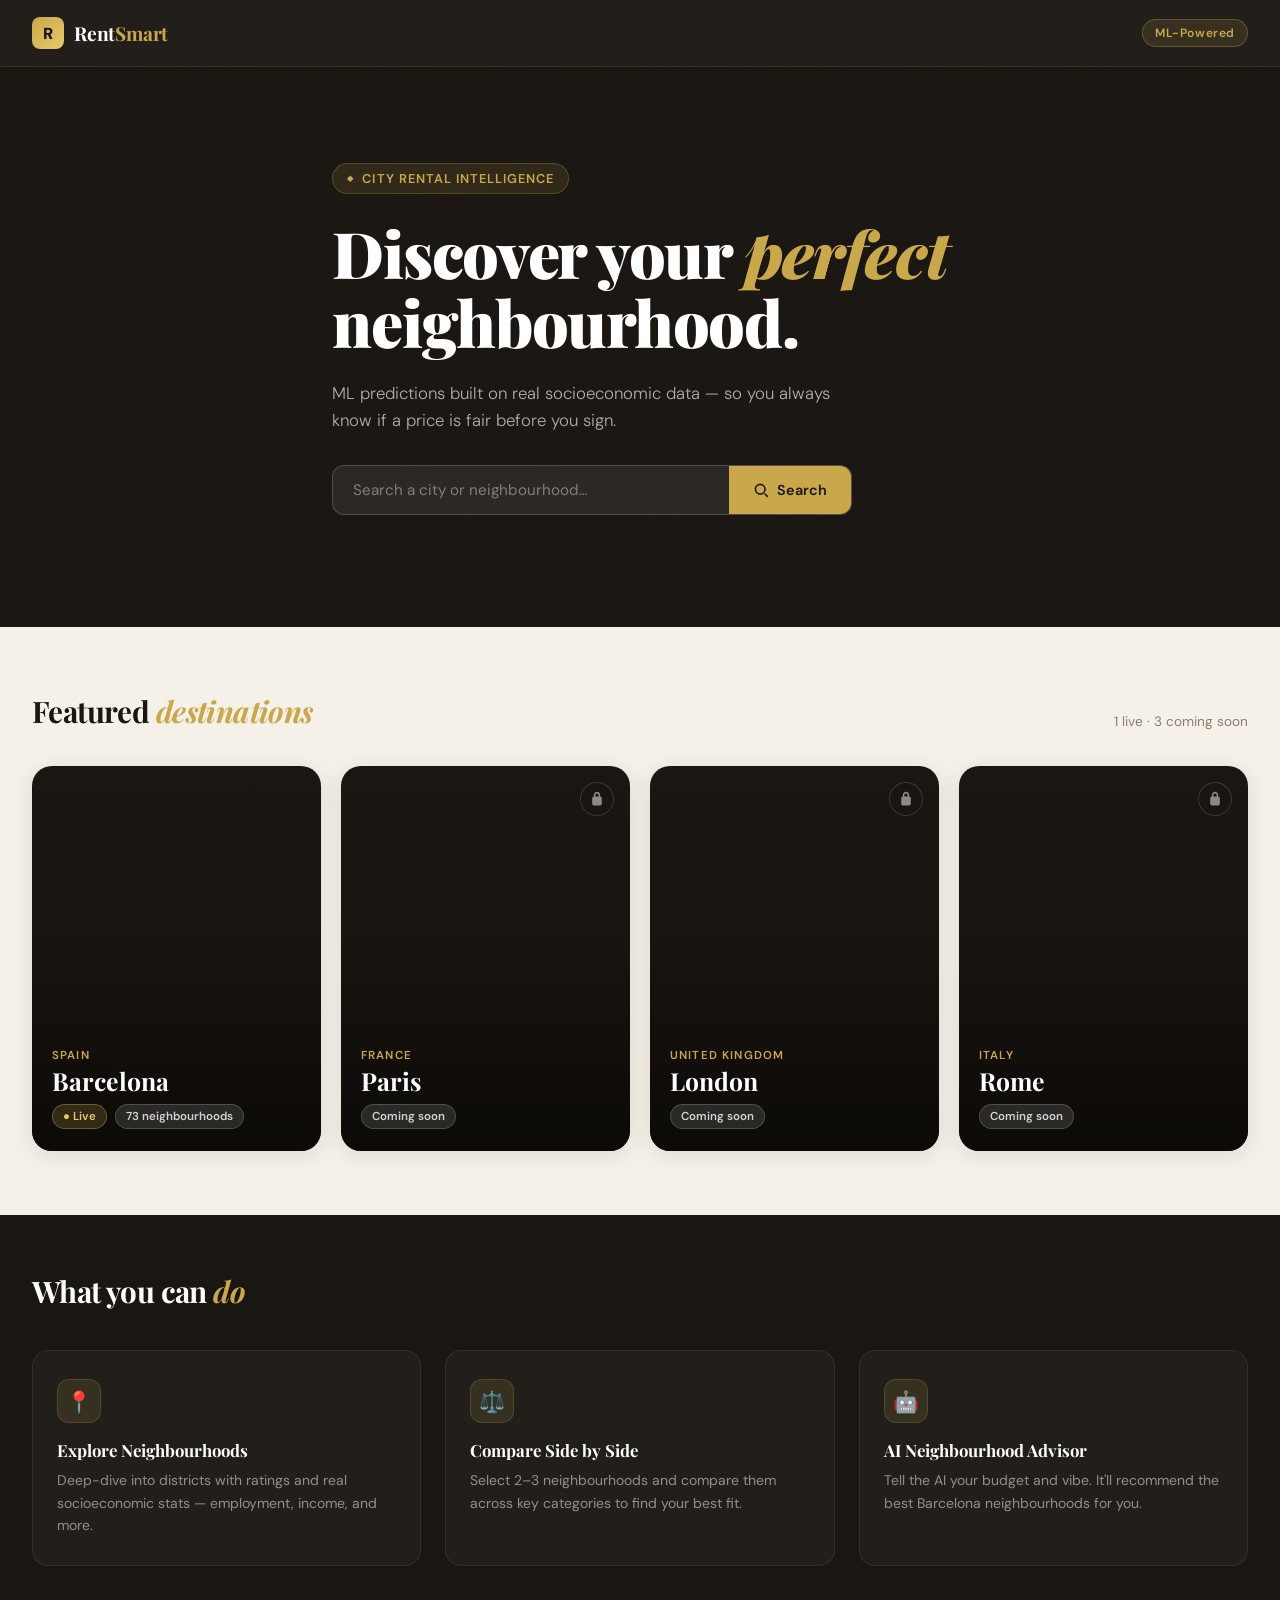
<file: templates/index.html>
<!DOCTYPE html>
<html lang="en">
<head>
  <meta charset="UTF-8">
  <meta name="viewport" content="width=device-width, initial-scale=1.0">
  <title>RentSmart — City Rental Intelligence</title>
  <link rel="preconnect" href="https://fonts.googleapis.com">
  <link rel="preconnect" href="https://fonts.gstatic.com" crossorigin>
  <link href="https://fonts.googleapis.com/css2?family=Playfair+Display:ital,wght@0,700;0,900;1,700&family=DM+Sans:wght@300;400;500;600&display=swap" rel="stylesheet">
  <link rel="stylesheet" href="/static/style.css">
</head>
<body>

  <!-- NAVBAR -->
  <nav class="navbar">
    <div class="nav-inner">
      <a class="nav-brand" href="/">
        <div class="brand-gem">R</div>
        <span class="brand-name">Rent<span>Smart</span></span>
      </a>
      <div class="nav-badge">ML-Powered</div>
    </div>
  </nav>

  <!-- HERO -->
  <section class="hero">
    <div class="hero-bg"></div>
    <div class="hero-grain"></div>
    <div class="hero-inner">
      <div class="hero-eyebrow">City Rental Intelligence</div>
      <h1 class="hero-title">Discover your <em>perfect</em><br>neighbourhood.</h1>
      <p class="hero-sub">ML predictions built on real socioeconomic data — so you always know if a price is fair before you sign.</p>
      <div class="hero-search-wrap">
        <div class="hero-search">
          <input type="text" placeholder="Search a city or neighbourhood…" id="hero-search-input" onkeydown="heroSearch(event)">
          <button onclick="heroSearchBtn()">
            <svg width="16" height="16" viewBox="0 0 20 20" fill="none"><circle cx="9" cy="9" r="6" stroke="currentColor" stroke-width="2"/><path d="M15 15l3 3" stroke="currentColor" stroke-width="2" stroke-linecap="round"/></svg>
            Search
          </button>
        </div>
        <div class="city-tooltip" id="search-tooltip">Unfortunately hat city isn't available yet</div>
      </div>

    </div>
  </section>

  <!-- CITY GRID -->
  <div class="section">
    <div class="section-header">
      <h2 class="section-title">Featured <span>destinations</span></h2>
      <span class="section-note">1 live · 3 coming soon</span>
    </div>
    <div class="city-grid">

      <!-- Barcelona — LIVE -->
      <a class="city-card" href="/barcelona">
        <div class="city-card-img" style="background-image:url('https://images.unsplash.com/photo-1583422409516-2895a77efded?w=800&q=80')"></div>
        <div class="city-card-overlay"></div>
        <div class="city-card-body">
          <div class="city-card-country">Spain</div>
          <div class="city-card-name">Barcelona</div>
          <div class="city-card-meta">
            <span class="city-pill live">● Live</span>
            <span class="city-pill">73 neighbourhoods</span>
          </div>
        </div>
        <div class="city-card-cta"><div class="cta-btn">Explore →</div></div>
      </a>

      <!-- Paris -->
      <div class="city-card-wrap">
        <div class="city-card locked" onclick="showComingSoon(this.parentElement)">
          <div class="city-card-img" style="background-image:url('https://images.unsplash.com/photo-1502602898657-3e91760cbb34?w=800&q=80')"></div>
          <div class="city-card-overlay"></div>
          <div class="city-card-body">
            <div class="city-card-country">France</div>
            <div class="city-card-name">Paris</div>
            <div class="city-card-meta"><span class="city-pill">Coming soon</span></div>
          </div>
          <div class="city-card-lock">
            <img src="/static/images/lock-solid-full.svg">
          </div>
        </div>
        <div class="city-tooltip">Coming soon, not available yet</div>
      </div>

      <!-- London -->
      <div class="city-card-wrap">
        <div class="city-card locked" onclick="showComingSoon(this.parentElement)">
          <div class="city-card-img" style="background-image:url('https://images.unsplash.com/photo-1513635269975-59663e0ac1ad?w=800&q=80')"></div>
          <div class="city-card-overlay"></div>
          <div class="city-card-body">
            <div class="city-card-country">United Kingdom</div>
            <div class="city-card-name">London</div>
            <div class="city-card-meta"><span class="city-pill">Coming soon</span></div>
          </div>
          <div class="city-card-lock">
            <img src="/static/images/lock-solid-full.svg">
          </div>
        </div>
        <div class="city-tooltip">Coming soon, not available yet</div>
      </div>

      <!-- Rome -->
      <div class="city-card-wrap">
        <div class="city-card locked" onclick="showComingSoon(this.parentElement)">
          <div class="city-card-img" style="background-image:url('https://images.unsplash.com/photo-1552832230-c0197dd311b5?w=800&q=80')"></div>
          <div class="city-card-overlay"></div>
          <div class="city-card-body">
            <div class="city-card-country">Italy</div>
            <div class="city-card-name">Rome</div>
            <div class="city-card-meta"><span class="city-pill">Coming soon</span></div>
          </div>
          <div class="city-card-lock">
            <img src="/static/images/lock-solid-full.svg">
          </div>
        </div>
        <div class="city-tooltip">Coming soon, not available yet</div>
      </div>

    </div>
  </div>

  <!-- FEATURES STRIP -->
  <div class="features-strip">
    <div class="features-inner">
      <h2 class="section-title">What you can <span>do</span></h2>
      <div class="features-grid">
        <div class="feature-card">
          <div class="feature-icon">📍</div>
          <div class="feature-title">Explore Neighbourhoods</div>
          <p class="feature-desc">Deep-dive into districts with ratings and real socioeconomic stats — employment, income, and more.</p>
        </div>
        <div class="feature-card">
          <div class="feature-icon">⚖️</div>
          <div class="feature-title">Compare Side by Side</div>
          <p class="feature-desc">Select 2–3 neighbourhoods and compare them across key categories to find your best fit.</p>
        </div>
        <div class="feature-card">
          <div class="feature-icon">🤖</div>
          <div class="feature-title">AI Neighbourhood Advisor</div>
          <p class="feature-desc">Tell the AI your budget and vibe. It'll recommend the best Barcelona neighbourhoods for you.</p>
        </div>
      </div>
    </div>
  </div>

  <footer></footer>

  <script src="/static/script.js"></script>
</body>
</html>
</file>
<file: static/style.css>
/* ── VARIABLES ─────────────────────────────────────────── */
    :root {
      --cream:    #f5f0e8;
      --ink:      #1a1612;
      --ink-2:    #2e2820;
      --gold:     #c9a84c;
      --gold-2:   #e8c96a;
      --rust:     #c0432a;
      --muted:    #8a7e72;
      --panel:    #ffffff;
      --border:   rgba(26,22,18,0.10);
      --shadow:   0 4px 24px rgba(26,22,18,0.10);
      --shadow-lg:0 16px 64px rgba(26,22,18,0.18);
      --r:        16px;
      --r-sm:     10px;

      --hot-bg:   #fef2f2; --hot:   #dc2626;
      --cool-bg:  #eff6ff; --cool:  #2563eb;
      --neu-bg:   #f0fdf4; --neu:   #16a34a;
    }

    *, *::before, *::after { box-sizing: border-box; margin: 0; padding: 0; }
    html { scroll-behavior: smooth; }

    body {
      font-family: 'DM Sans', -apple-system, sans-serif;
      background: var(--cream);
      color: var(--ink);
      min-height: 100vh;
      overflow-x: hidden;
    }

    /* ── PAGES ─────────────────────────────────────────────── */
    .page { display: none; min-height: 100vh; }
    .page.active { display: block; }

    /* ── NAVBAR ────────────────────────────────────────────── */
    .navbar {
      position: sticky; top: 0; z-index: 300;
      background: rgba(26,22,18,0.96);
      backdrop-filter: blur(12px);
      border-bottom: 1px solid rgba(201,168,76,0.15);
    }
    .nav-inner {
      max-width: 1320px; margin: 0 auto;
      padding: 0 32px; height: 66px;
      display: flex; align-items: center; justify-content: space-between;
    }
    .nav-brand {
      display: flex; align-items: center; gap: 10px;
      text-decoration: none; cursor: pointer;
    }
    .brand-gem {
      width: 32px; height: 32px;
      background: linear-gradient(135deg, var(--gold), var(--gold-2));
      border-radius: 8px;
      display: flex; align-items: center; justify-content: center;
      font-size: 1rem; font-weight: 900; color: var(--ink);
    }
    .brand-name {
      font-family: 'Playfair Display', serif;
      font-size: 1.2rem; font-weight: 700;
      color: #fff; letter-spacing: -0.01em;
    }
    .brand-name span { color: var(--gold); }
    .nav-links { display: flex; gap: 8px; }
    .nav-link {
      padding: 7px 16px; border-radius: 8px;
      font-size: 0.875rem; font-weight: 500; color: rgba(255,255,255,0.7);
      cursor: pointer; border: none; background: none;
      transition: all 0.2s; font-family: 'DM Sans', sans-serif;
    }
    .nav-link:hover { color: #fff; background: rgba(255,255,255,0.08); }
    .nav-link.active { color: var(--gold); }
    .nav-badge {
      padding: 5px 12px;
      background: rgba(201,168,76,0.12);
      border: 1px solid rgba(201,168,76,0.3);
      border-radius: 20px; font-size: 0.75rem;
      font-weight: 600; color: var(--gold); letter-spacing: 0.05em;
    }

    /* ══════════════════════════════════════════════════════════
       LANDING PAGE
    ══════════════════════════════════════════════════════════ */

    /* ── HERO ──────────────────────────────────────────────── */
    .hero {
      position: relative; overflow: hidden;
      background: var(--ink);
      min-height: 560px;
      display: flex; align-items: center;
    }
    .hero-bg {
      position: absolute; inset: 0;
      background: 
        linear-gradient(135deg, rgba(26,22,18,0.92) 0%, rgba(26,22,18,0.6) 60%, rgba(26,22,18,0.85) 100%),
        url('https://images.unsplash.com/photo-1467269204594-9661b134dd2b?w=1600&q=80') center/cover no-repeat;
      filter: saturate(1.1);
    }
    .hero-grain {
      position: absolute; inset: 0;
      background-image: url("data:image/svg+xml,%3Csvg viewBox='0 0 256 256' xmlns='http://www.w3.org/2000/svg'%3E%3Cfilter id='n'%3E%3CfeTurbulence type='fractalNoise' baseFrequency='0.9' numOctaves='4' stitchTiles='stitch'/%3E%3C/filter%3E%3Crect width='100%25' height='100%25' filter='url(%23n)' opacity='0.03'/%3E%3C/svg%3E");
      opacity: 0.4;
    }
    .hero-inner {
      position: relative; z-index: 2;
      max-width: 1320px; margin: 0 auto;
      padding: 80px 32px 96px;
      display: flex; flex-direction: column; gap: 24px;
    }
    .hero-eyebrow {
      display: inline-flex; align-items: center; gap: 8px;
      padding: 6px 14px; border-radius: 20px;
      background: rgba(201,168,76,0.12);
      border: 1px solid rgba(201,168,76,0.25);
      font-size: 0.8rem; font-weight: 600;
      color: var(--gold); letter-spacing: 0.08em; text-transform: uppercase;
      width: fit-content;
    }
    .hero-eyebrow::before { content: '◆'; font-size: 0.5rem; }
    .hero-title {
      font-family: 'Playfair Display', serif;
      font-size: clamp(2.6rem, 5vw, 4rem);
      font-weight: 900; line-height: 1.08;
      color: #fff; letter-spacing: -0.02em;
      max-width: 680px;
    }
    .hero-title em {
      font-style: italic; color: var(--gold);
    }
    .hero-sub {
      font-size: 1.05rem; color: rgba(255,255,255,0.65);
      max-width: 500px; line-height: 1.6; font-weight: 300;
    }
    .hero-search-wrap { position: relative; display: inline-flex; flex-direction: column; max-width: 520px; width: 100%; }
    .hero-search {
      display: flex; gap: 0; max-width: 520px; margin-top: 8px;
      background: rgba(255,255,255,0.08);
      border: 1px solid rgba(255,255,255,0.18);
      border-radius: 12px; overflow: hidden;
      backdrop-filter: blur(8px);
      transition: border-color 0.2s, box-shadow 0.2s;
    }
    .hero-search:focus-within {
      border-color: rgba(201,168,76,0.5);
      box-shadow: 0 0 0 3px rgba(201,168,76,0.12);
    }
    .hero-search input {
      flex: 1; padding: 14px 20px;
      background: none; border: none; outline: none;
      font-family: 'DM Sans', sans-serif; font-size: 0.95rem;
      color: #fff; font-weight: 400;
    }
    .hero-search input::placeholder { color: rgba(255,255,255,0.4); }
    .hero-search button {
      padding: 14px 24px;
      background: var(--gold); border: none; cursor: pointer;
      font-family: 'DM Sans', sans-serif; font-size: 0.9rem;
      font-weight: 600; color: var(--ink);
      display: flex; align-items: center; gap: 8px;
      transition: background 0.2s;
    }
    .hero-search button:hover { background: var(--gold-2); }
    .hero-stats {
      display: flex; gap: 32px; margin-top: 12px;
    }
    .hero-stat { display: flex; flex-direction: column; gap: 2px; }
    .hero-stat-num {
      font-family: 'Playfair Display', serif;
      font-size: 1.5rem; font-weight: 700; color: #fff;
    }
    .hero-stat-label { font-size: 0.78rem; color: rgba(255,255,255,0.45); letter-spacing: 0.04em; text-transform: uppercase; }

    /* ── CITY GRID ─────────────────────────────────────────── */
    .section { max-width: 1320px; margin: 0 auto; padding: 64px 32px; }
    .section-header {
      display: flex; align-items: flex-end; justify-content: space-between;
      margin-bottom: 36px;
    }
    .section-title {
      font-family: 'Playfair Display', serif;
      font-size: 1.85rem; font-weight: 700;
      color: var(--ink); letter-spacing: -0.02em;
    }
    .section-title span { color: var(--gold); font-style: italic; }
    .section-note { font-size: 0.85rem; color: var(--muted); }

    .city-grid {
      display: grid;
      grid-template-columns: repeat(4, 1fr);
      gap: 20px;
    }

    .city-card {
      position: relative; border-radius: 20px; overflow: hidden;
      aspect-ratio: 3/4; cursor: pointer;
      background: var(--ink);
      box-shadow: var(--shadow);
      transition: transform 0.35s cubic-bezier(.22,1,.36,1), box-shadow 0.35s;
    }
    .city-card:hover { transform: translateY(-6px) scale(1.01); box-shadow: var(--shadow-lg); }
    .city-card.locked { cursor: pointer; }
    .city-card.locked:hover { transform: none; box-shadow: var(--shadow); }

    .city-card-wrap { position: relative; }
    .city-card-wrap .city-tooltip,
    .hero-search-wrap .city-tooltip,
    .select-tooltip-wrap .city-tooltip {
      position: absolute;
      bottom: calc(100% + 10px);
      left: 50%;
      transform: translateX(-50%) translateY(4px);
      background: rgba(26,22,18,0.95); color: #fff;
      padding: 8px 14px; border-radius: 8px;
      font-size: 0.8rem; font-weight: 500; white-space: nowrap;
      pointer-events: none; opacity: 0; z-index: 50;
      border: 1px solid rgba(255,255,255,0.15);
      transition: opacity 0.2s, transform 0.2s;
    }
    .city-card-wrap .city-tooltip::after,
    .hero-search-wrap .city-tooltip::after,
    .select-tooltip-wrap .city-tooltip::after {
      content: ''; position: absolute; top: 100%; left: 50%; transform: translateX(-50%);
      border: 5px solid transparent; border-top-color: rgba(26,22,18,0.95);
    }
    .city-card-wrap .city-tooltip.visible,
    .hero-search-wrap .city-tooltip.visible,
    .select-tooltip-wrap .city-tooltip.visible {
      opacity: 1; transform: translateX(-50%) translateY(0);
    }
    .select-tooltip-wrap { position: relative; }

    .city-card-img {
      position: absolute; inset: 0;
      background-size: cover; background-position: center;
      transition: transform 0.6s cubic-bezier(.22,1,.36,1);
    }
    .city-card:hover .city-card-img { transform: scale(1.05); }

    .city-card-overlay {
      position: absolute; inset: 0;
      background: linear-gradient(to top, rgba(10,8,5,0.88) 0%, rgba(10,8,5,0.2) 50%, transparent 100%);
    }

    .city-card-body {
      position: absolute; bottom: 0; left: 0; right: 0;
      padding: 24px 20px 22px;
    }
    .city-card-country {
      font-size: 0.72rem; font-weight: 600;
      color: var(--gold); letter-spacing: 0.1em; text-transform: uppercase;
      margin-bottom: 4px;
    }
    .city-card-name {
      font-family: 'Playfair Display', serif;
      font-size: 1.55rem; font-weight: 700;
      color: #fff; line-height: 1.1;
    }
    .city-card-meta {
      display: flex; align-items: center; gap: 8px;
      margin-top: 10px;
    }
    .city-pill {
      padding: 4px 10px; border-radius: 20px;
      font-size: 0.72rem; font-weight: 600;
      background: rgba(255,255,255,0.12);
      border: 1px solid rgba(255,255,255,0.18);
      color: rgba(255,255,255,0.8);
      backdrop-filter: blur(4px);
    }
    .city-pill.live {
      background: rgba(201,168,76,0.2);
      border-color: rgba(201,168,76,0.4);
      color: var(--gold-2);
    }

    .city-card-lock {
      position: absolute; top: 16px; right: 16px;
      width: 34px; height: 34px; border-radius: 50%;
      background: rgba(26,22,18,0.6); backdrop-filter: blur(8px);
      border: 1px solid rgba(255,255,255,0.15);
      display: flex; align-items: center; justify-content: center;
    }
    .city-card-lock svg { width: 14px; height: 14px; stroke: rgba(255,255,255,0.6); }

    .city-card-cta {
      position: absolute; inset: 0;
      display: flex; align-items: center; justify-content: center;
      opacity: 0; transition: opacity 0.2s;
    }
    .city-card:not(.locked):hover .city-card-cta { opacity: 1; }
    .cta-btn {
      padding: 11px 22px; border-radius: 30px;
      background: var(--gold); color: var(--ink);
      font-size: 0.88rem; font-weight: 700;
      transform: translateY(6px);
      transition: transform 0.25s;
    }
    .city-card:not(.locked):hover .cta-btn { transform: translateY(0); }

    /* ── FEATURE STRIP ─────────────────────────────────────── */
    .features-strip {
      background: var(--ink);
      padding: 56px 32px;
    }
    .features-inner { max-width: 1320px; margin: 0 auto; }
    .features-grid {
      display: grid; grid-template-columns: repeat(3, 1fr); gap: 24px;
      margin-top: 40px;
    }
    .feature-card {
      padding: 28px 24px; border-radius: var(--r);
      background: rgba(255,255,255,0.04);
      border: 1px solid rgba(255,255,255,0.07);
    }
    .feature-icon {
      width: 44px; height: 44px; border-radius: 12px;
      background: rgba(201,168,76,0.12);
      border: 1px solid rgba(201,168,76,0.2);
      display: flex; align-items: center; justify-content: center;
      font-size: 1.3rem; margin-bottom: 16px;
    }
    .feature-title {
      font-family: 'Playfair Display', serif;
      font-size: 1.05rem; font-weight: 700;
      color: #fff; margin-bottom: 8px;
    }
    .feature-desc { font-size: 0.875rem; color: rgba(255,255,255,0.5); line-height: 1.6; }

    .features-strip .section-title { color: #fff; }
    .features-strip .section-title span { color: var(--gold); }

    /* ══════════════════════════════════════════════════════════
       BARCELONA PAGE
    ══════════════════════════════════════════════════════════ */

    .city-hero {
      position: relative; height: 340px;
      background: var(--ink); overflow: hidden;
      display: flex; align-items: flex-end;
    }
    .city-hero-bg {
      position: absolute; inset: 0;
      background: 
        linear-gradient(to top, rgba(10,8,5,0.9) 0%, rgba(10,8,5,0.3) 60%, rgba(10,8,5,0.5) 100%),
        url('https://images.unsplash.com/photo-1583422409516-2895a77efded?w=1600&q=80') center/cover no-repeat;
    }
    .city-hero-inner {
      position: relative; z-index: 2;
      max-width: 1320px; margin: 0 auto; width: 100%;
      padding: 0 32px 40px;
    }
    .city-crumb {
      display: flex; align-items: center; gap: 8px;
      font-size: 0.82rem; color: rgba(255,255,255,0.5);
      margin-bottom: 12px; cursor: pointer;
    }
    .city-crumb:hover { color: rgba(255,255,255,0.8); }
    .city-crumb svg { width: 14px; height: 14px; stroke: currentColor; }
    .city-hero-title {
      font-family: 'Playfair Display', serif;
      font-size: clamp(2.2rem, 4vw, 3.2rem); font-weight: 900;
      color: #fff; letter-spacing: -0.02em;
    }
    .city-hero-meta {
      display: flex; align-items: center; gap: 12px; margin-top: 10px;
    }
    .city-hero-tag {
      padding: 5px 12px; border-radius: 20px; font-size: 0.78rem; font-weight: 600;
      background: rgba(201,168,76,0.15); border: 1px solid rgba(201,168,76,0.3);
      color: var(--gold-2);
    }
    .city-hero-sub { font-size: 0.88rem; color: rgba(255,255,255,0.5); }

    /* ── TAB NAV ───────────────────────────────────────────── */
    .tab-nav {
      background: var(--panel);
      border-bottom: 1px solid var(--border);
      position: sticky; top: 66px; z-index: 100;
    }
    .tab-nav-inner {
      max-width: 1320px; margin: 0 auto;
      padding: 0 32px;
      display: flex; gap: 4px;
    }
    .tab-btn {
      padding: 16px 20px; border: none; background: none; cursor: pointer;
      font-family: 'DM Sans', sans-serif; font-size: 0.9rem; font-weight: 500;
      color: var(--muted); position: relative;
      transition: color 0.2s;
    }
    .tab-btn::after {
      content: ''; position: absolute; bottom: 0; left: 0; right: 0; height: 2px;
      background: var(--gold); transform: scaleX(0); transition: transform 0.2s;
    }
    .tab-btn.active { color: var(--ink); font-weight: 600; }
    .tab-btn.active::after { transform: scaleX(1); }
    .tab-btn:hover { color: var(--ink); }

    /* ── TAB PANES ─────────────────────────────────────────── */
    .tab-pane { display: none; }
    .tab-pane.active { display: block; }

    /* ── PREDICT PANE ──────────────────────────────────────── */
    .predict-layout {
      max-width: 1320px; margin: 0 auto;
      padding: 40px 32px;
      display: grid; grid-template-columns: 1fr 1fr; gap: 24px;
    }

    .panel {
      background: var(--panel); border-radius: 20px;
      border: 1px solid var(--border);
      box-shadow: var(--shadow);
      padding: 32px;
    }

    .panel-heading {
      display: flex; align-items: center; gap: 14px; margin-bottom: 28px;
    }
    .panel-icon {
      width: 44px; height: 44px; border-radius: 12px; flex-shrink: 0;
      background: linear-gradient(135deg, rgba(201,168,76,0.15), rgba(201,168,76,0.05));
      border: 1px solid rgba(201,168,76,0.2);
      display: flex; align-items: center; justify-content: center;
      color: var(--gold);
    }
    .panel-icon svg { width: 20px; height: 20px; }
    .panel-title {
      font-family: 'Playfair Display', serif;
      font-size: 1.2rem; font-weight: 700; color: var(--ink);
    }
    .panel-sub { font-size: 0.82rem; color: var(--muted); margin-top: 2px; }

    .field-group { margin-bottom: 22px; }
    .field-label {
      display: flex; align-items: center; justify-content: space-between;
      font-size: 0.83rem; font-weight: 600; color: var(--ink-2);
      margin-bottom: 8px; letter-spacing: 0.01em;
    }
    .surface-pill {
      padding: 3px 10px; border-radius: 20px;
      background: rgba(201,168,76,0.1); border: 1px solid rgba(201,168,76,0.2);
      font-size: 0.82rem; font-weight: 700; color: var(--gold);
    }
    .select-wrapper { position: relative; }
    .select-wrapper select {
      width: 100%; padding: 12px 40px 12px 14px;
      border: 1.5px solid var(--border); border-radius: var(--r-sm);
      background: var(--cream); font-family: 'DM Sans', sans-serif;
      font-size: 0.92rem; color: var(--ink); appearance: none; cursor: pointer;
      transition: border-color 0.2s, box-shadow 0.2s; outline: none;
    }
    .select-wrapper select:focus {
      border-color: var(--gold); box-shadow: 0 0 0 3px rgba(201,168,76,0.12);
    }
    .select-arrow {
      position: absolute; right: 12px; top: 50%; transform: translateY(-50%);
      width: 18px; height: 18px; pointer-events: none; color: var(--muted);
    }

    .slider-wrap input[type=range] {
      width: 100%; height: 5px; appearance: none;
      border-radius: 3px; outline: none; cursor: pointer;
    }
    .slider-wrap input[type=range]::-webkit-slider-thumb {
      appearance: none; width: 20px; height: 20px;
      border-radius: 50%; background: var(--gold);
      border: 3px solid white; box-shadow: 0 2px 8px rgba(0,0,0,0.2);
      cursor: pointer;
    }
    .slider-footer {
      display: flex; align-items: center; justify-content: space-between;
      margin-top: 10px;
    }
    .slider-bound { font-size: 0.78rem; color: var(--muted); }
    .step-buttons { display: flex; gap: 6px; }
    .btn-step {
      width: 30px; height: 30px; border-radius: 50%;
      border: 1.5px solid var(--border); background: var(--panel);
      font-size: 1.1rem; color: var(--ink-2); cursor: pointer;
      display: flex; align-items: center; justify-content: center;
      transition: all 0.15s; line-height: 1;
    }
    .btn-step:hover { border-color: var(--gold); color: var(--gold); }

    .btn-predict {
      width: 100%; padding: 15px;
      background: linear-gradient(135deg, var(--ink), var(--ink-2));
      border: none; border-radius: var(--r-sm); cursor: pointer;
      font-family: 'DM Sans', sans-serif; font-size: 0.95rem; font-weight: 600;
      color: #fff; display: flex; align-items: center; justify-content: center; gap: 8px;
      transition: all 0.2s; margin-top: 8px; position: relative; overflow: hidden;
    }
    .btn-predict::before {
      content: ''; position: absolute; inset: 0;
      background: linear-gradient(135deg, var(--gold), var(--gold-2));
      opacity: 0; transition: opacity 0.25s;
    }
    .btn-predict:hover::before { opacity: 1; }
    .btn-predict:hover { color: var(--ink); }
    .btn-predict span { position: relative; z-index: 1; }
    .btn-predict svg { position: relative; z-index: 1; width: 18px; height: 18px; stroke: currentColor; }
    .btn-predict.loading .btn-spinner { display: inline-block; }
    .btn-predict.loading .btn-icon { display: none; }
    .btn-spinner {
      display: none; width: 18px; height: 18px; border-radius: 50%;
      border: 2px solid rgba(255,255,255,0.3); border-top-color: #fff;
      animation: spin 0.7s linear infinite; position: relative; z-index:1;
    }
    @keyframes spin { to { transform: rotate(360deg); } }
    .form-note { font-size: 0.78rem; color: var(--muted); text-align: center; margin-top: 12px; }

    /* results */
    .results-empty {
      display: flex; flex-direction: column; align-items: center;
      justify-content: center; gap: 12px; padding: 40px 20px;
      color: var(--muted); text-align: center; min-height: 300px;
    }
    .empty-graphic { width: 64px; height: 64px; opacity: 0.3; color: var(--muted); }
    .empty-title { font-size: 1rem; font-weight: 600; color: var(--ink-2); }
    .empty-sub { font-size: 0.85rem; line-height: 1.5; }

    .results-content { display: none; flex-direction: column; gap: 20px; }

    .results-top {
      display: flex; align-items: center; justify-content: space-between;
      padding-bottom: 16px; border-bottom: 1px solid var(--border);
    }
    .results-location {
      display: flex; align-items: center; gap: 6px;
      font-family: 'Playfair Display', serif; font-size: 1.35rem; font-weight: 700;
    }
    .location-pin { width: 18px; height: 18px; fill: var(--gold); flex-shrink: 0; }
    .temp-badge {
      padding: 5px 12px; border-radius: 20px;
      font-size: 0.8rem; font-weight: 700;
    }
    .temp-hot { background: var(--hot-bg); color: var(--hot); }
    .temp-cool { background: var(--cool-bg); color: var(--cool); }
    .temp-neutral { background: var(--neu-bg); color: var(--neu); }

    .price-block {
      display: flex; align-items: center; gap: 20px;
      background: var(--cream); border-radius: var(--r-sm);
      padding: 20px 24px; border: 1px solid var(--border);
    }
    .price-main-wrap, .price-sqm-wrap { flex: 1; display: flex; flex-direction: column; gap: 4px; }
    .price-label { font-size: 0.75rem; font-weight: 600; color: var(--muted); text-transform: uppercase; letter-spacing: 0.06em; }
    .price-main { font-family: 'Playfair Display', serif; font-size: 1.9rem; font-weight: 900; color: var(--ink); }
    .price-sqm { font-size: 1.1rem; font-weight: 700; color: var(--ink-2); }
    .divider-v { width: 1px; height: 48px; background: var(--border); }

    .range-box {
      padding: 14px 18px; border-radius: var(--r-sm);
      border-left: 3px solid var(--border);
    }
    .range-box.temp-hot { border-color: var(--hot); background: var(--hot-bg); }
    .range-box.temp-cool { border-color: var(--cool); background: var(--cool-bg); }
    .range-box.temp-neutral { border-color: var(--neu); background: var(--neu-bg); }
    .range-row { display: flex; justify-content: space-between; align-items: center; margin-bottom: 4px; }
    .range-key { font-size: 0.8rem; font-weight: 600; color: var(--ink-2); }
    .range-val { font-size: 0.88rem; font-weight: 700; color: var(--ink); }
    .range-note { font-size: 0.78rem; color: var(--muted); }

    .profile-block { display: flex; flex-direction: column; gap: 12px; }
    .block-title { font-size: 0.8rem; font-weight: 700; color: var(--ink-2); text-transform: uppercase; letter-spacing: 0.06em; }
    .profile-grid { display: grid; grid-template-columns: 1fr 1fr; gap: 10px; }
    .profile-stat {
      display: flex; flex-direction: column; gap: 2px;
      padding: 12px 14px; background: var(--cream);
      border-radius: var(--r-sm); border: 1px solid var(--border);
    }
    .stat-icon { font-size: 1rem; }
    .profile-stat-label { font-size: 0.72rem; color: var(--muted); font-weight: 500; }
    .profile-stat-value { font-size: 0.95rem; font-weight: 700; color: var(--ink); }
    .data-note { font-size: 0.72rem; color: var(--muted); }

    /* ── COMPARE PANE ──────────────────────────────────────── */
    .compare-layout {
      max-width: 1320px; margin: 0 auto;
      padding: 40px 32px;
    }
    .compare-intro {
      max-width: 560px; margin-bottom: 32px;
    }
    .compare-intro p { font-size: 0.9rem; color: var(--muted); line-height: 1.6; margin-top: 8px; }

    .compare-select-row {
      display: grid; grid-template-columns: repeat(3, 1fr);
      gap: 16px; margin-bottom: 16px;
    }
    .compare-select-group { display: flex; flex-direction: column; gap: 6px; }
    .compare-select-group label { font-size: 0.8rem; font-weight: 600; color: var(--ink-2); }
    .compare-select-group select {
      padding: 10px 36px 10px 12px;
      border: 1.5px solid var(--border); border-radius: var(--r-sm);
      background: var(--panel); font-family: 'DM Sans', sans-serif;
      font-size: 0.88rem; color: var(--ink); appearance: none; cursor: pointer;
      outline: none; transition: border-color 0.2s;
    }
    .compare-select-group select:focus { border-color: var(--gold); }
    .compare-select-wrap { position: relative; }
    .compare-select-wrap::after {
      content: '▾'; position: absolute; right: 12px; top: 50%; transform: translateY(-50%);
      color: var(--muted); pointer-events: none; font-size: 0.75rem;
    }

    .btn-compare {
      padding: 11px 24px; border-radius: var(--r-sm);
      background: var(--ink); border: none; cursor: pointer;
      font-family: 'DM Sans', sans-serif; font-size: 0.9rem; font-weight: 600;
      color: #fff; transition: all 0.2s; white-space: nowrap;
      display: inline-block; margin-bottom: 32px;
    }
    .btn-compare:hover { background: var(--gold); color: var(--ink); }

    .compare-results { display: none; }
    .compare-results.visible { display: block; }

    .compare-table-wrap {
      border-radius: 20px; overflow: hidden;
      border: 1px solid var(--border); box-shadow: var(--shadow);
      background: var(--panel);
    }
    .compare-table { width: 100%; border-collapse: collapse; }
    .compare-table th {
      padding: 20px 24px; text-align: left;
      background: var(--ink); color: #fff;
      font-family: 'Playfair Display', serif; font-size: 1rem; font-weight: 700;
    }
    .compare-table th:first-child {
      background: rgba(26,22,18,0.95); font-family: 'DM Sans', sans-serif;
      font-size: 0.78rem; text-transform: uppercase; letter-spacing: 0.06em;
      font-weight: 600; color: rgba(255,255,255,0.5); width: 200px;
    }
    .compare-table th.col-header { text-align: center; }
    .compare-table td {
      padding: 16px 24px; border-bottom: 1px solid var(--border);
      font-size: 0.9rem;
    }
    .compare-table tr:last-child td { border-bottom: none; }
    .compare-table td:first-child {
      font-size: 0.82rem; font-weight: 600; color: var(--muted);
      text-transform: uppercase; letter-spacing: 0.04em; background: rgba(245,240,232,0.5);
    }
    .compare-table td.val-cell {
      text-align: center; font-weight: 600; color: var(--ink);
    }
    .compare-table td.val-best { color: var(--neu); }
    .compare-table td.val-worst { color: var(--hot); }
    .compare-table tr:nth-child(even) td { background: rgba(245,240,232,0.3); }
    .compare-table tr:nth-child(even) td:first-child { background: rgba(245,240,232,0.6); }
    .badge-row { display: flex; justify-content: center; margin-top: 20px; gap: 12px; }
    .badge-explain { display: flex; align-items: center; gap: 6px; font-size: 0.78rem; color: var(--muted); }
    .dot { width: 8px; height: 8px; border-radius: 50%; }
    .dot-best { background: var(--neu); }
    .dot-worst { background: var(--hot); }

    .compare-loading {
      text-align: center; padding: 60px; color: var(--muted);
      display: none;
    }
    .compare-loading.visible { display: block; }
    .compare-spinner {
      width: 36px; height: 36px; border-radius: 50%;
      border: 3px solid var(--border); border-top-color: var(--gold);
      animation: spin 0.8s linear infinite; margin: 0 auto 14px;
    }

    /* ── CHAT ──────────────────────────────────────────────── */
    .chat-toggle {
      position: fixed; bottom: 28px; right: 28px; z-index: 400;
      display: flex; align-items: center; gap: 10px;
      padding: 14px 22px; border-radius: 30px;
      background: var(--ink); border: 1px solid rgba(255,255,255,0.1);
      box-shadow: 0 8px 32px rgba(26,22,18,0.3);
      cursor: pointer; font-family: 'DM Sans', sans-serif;
      font-size: 0.88rem; font-weight: 600; color: #fff;
      transition: all 0.2s;
    }
    .chat-toggle:hover { background: var(--gold); color: var(--ink); transform: translateY(-2px); }
    .chat-toggle-icon { width: 18px; height: 18px; }
    .chat-toggle-text { display: none; }
    @media (min-width: 600px) { .chat-toggle-text { display: inline; } }

    .chat-panel {
      position: fixed; bottom: 96px; right: 28px; z-index: 400;
      width: 360px; border-radius: 20px; overflow: hidden;
      background: var(--panel); border: 1px solid var(--border);
      box-shadow: var(--shadow-lg);
      display: flex; flex-direction: column;
      height: 0; opacity: 0; pointer-events: none;
      transition: height 0.35s cubic-bezier(.22,1,.36,1), opacity 0.25s;
    }
    .chat-panel.open { height: 480px; opacity: 1; pointer-events: auto; }

    .chat-header {
      padding: 16px 20px; background: var(--ink);
      display: flex; align-items: center; justify-content: space-between;
      flex-shrink: 0;
    }
    .chat-header-left { display: flex; align-items: center; gap: 10px; }
    .chat-avatar {
      width: 34px; height: 34px; border-radius: 50%;
      background: linear-gradient(135deg, var(--gold), var(--gold-2));
      display: flex; align-items: center; justify-content: center;
      font-size: 0.7rem; font-weight: 800; color: var(--ink);
    }
    .chat-name { font-size: 0.88rem; font-weight: 700; color: #fff; }
    .chat-status { font-size: 0.72rem; color: rgba(255,255,255,0.45); }
    .chat-restart-btn {
      width: 30px; height: 30px; border-radius: 50%; border: none;
      background: rgba(255,255,255,0.08); cursor: pointer;
      display: flex; align-items: center; justify-content: center; color: rgba(255,255,255,0.5);
      transition: all 0.15s;
    }
    .chat-restart-btn:hover, .chat-restart-btn.active { background: rgba(255,255,255,0.15); color: #fff; }
    .chat-restart-btn svg { width: 14px; height: 14px; }

    .chat-messages { flex: 1; overflow-y: auto; padding: 16px; display: flex; flex-direction: column; gap: 8px; }
    .chat-msg {
      padding: 10px 14px; border-radius: 14px; max-width: 85%;
      font-size: 0.875rem; line-height: 1.5;
    }
    .chat-msg.bot { background: var(--cream); color: var(--ink); border: 1px solid var(--border); align-self: flex-start; }
    .chat-msg.user { background: var(--ink); color: #fff; align-self: flex-end; }
    .chat-msg.typing { opacity: 0.6; }

    .chat-input-row {
      display: flex; gap: 0; flex-shrink: 0;
      border-top: 1px solid var(--border);
    }
    .chat-input-row input {
      flex: 1; padding: 14px 16px; border: none; outline: none;
      font-family: 'DM Sans', sans-serif; font-size: 0.88rem;
      background: var(--panel); color: var(--ink);
    }
    .chat-input-row button {
      padding: 14px 18px; border: none; background: var(--gold); cursor: pointer;
      color: var(--ink); transition: background 0.2s;
    }
    .chat-input-row button:hover { background: var(--gold-2); }
    .chat-input-row button svg { width: 18px; height: 18px; stroke: currentColor; display: block; }

    /* ── FOOTER ────────────────────────────────────────────── */
    footer {
      background: var(--ink); color: rgba(255,255,255,0.4);
      text-align: center; padding: 24px 32px;
      font-size: 0.8rem;
    }
    footer span { color: var(--gold); }

    .city-card-lock img {
      width: 1rem;
    }
    button img{
      width: 2rem;
    }

    /* ── COMING SOON ────────────────────────────────────────── */
    .coming-soon-page {
      max-width: 500px; margin: 80px auto; padding: 60px 40px;
      text-align: center;
    }
    .coming-soon-icon { font-size: 3rem; margin-bottom: 20px; }
    .coming-soon-title {
      font-family: 'Playfair Display', serif;
      font-size: 1.8rem; font-weight: 700; color: var(--ink); margin-bottom: 12px;
    }
    .coming-soon-sub { font-size: 0.9rem; color: var(--muted); line-height: 1.6; }
    .btn-back {
      display: inline-flex; align-items: center; gap: 8px;
      margin-top: 24px; padding: 12px 24px; border-radius: var(--r-sm);
      background: var(--ink); color: #fff; border: none; cursor: pointer;
      font-family: 'DM Sans', sans-serif; font-size: 0.9rem; font-weight: 600;
      transition: background 0.2s;
    }
    .btn-back:hover { background: var(--gold); color: var(--ink); }

    /* responsive */
    @media (max-width: 900px) {
      .city-grid { grid-template-columns: repeat(2, 1fr); }
      .predict-layout { grid-template-columns: 1fr; }
      .features-grid { grid-template-columns: 1fr; }
    }
    @media (max-width: 540px) {
      .city-grid { grid-template-columns: 1fr 1fr; gap: 12px; }
      .section { padding: 40px 16px; }
    }
</file>
